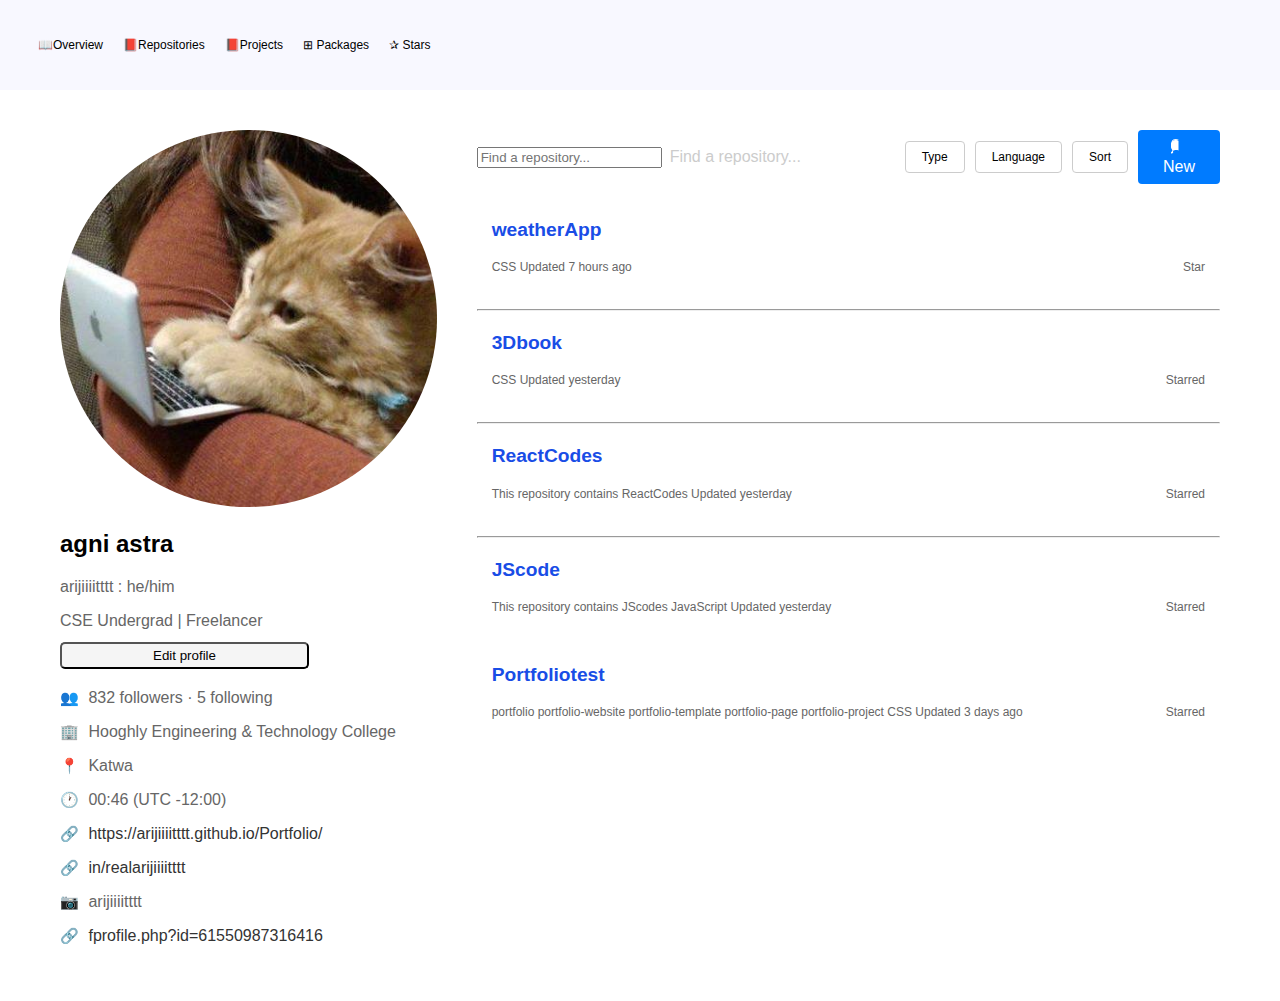
<file: index.html>
<!DOCTYPE html>
<html lang="en">

<head>
    <meta charset="UTF-8">
    <meta name="viewport" content="width=device-width, initial-scale=1.0">
    <title>GitHub Profile</title>
    <link rel="stylesheet" href="style.css">
</head>

<body>
    <nav class="nav-bar">
        <div class="nav-links">
            <a href="#">📖Overview</a>
            <a href="#">📕Repositories</a>
            <a href="#">📕Projects</a>
            <a href="#">⊞ Packages</a>
            <a href="#">✰ Stars</a>
        </div>
        <div class="nav-links">
            
           <!-- <a href="#">Find a repository...</a> -->
        </div>
    </nav>
    <div class="container01">
        <div class="container">
            <div class="profile">
                <img src="149235252.png" alt="agni astra">
                <h2>agni astra</h2>
                <p>arijiiiitttt : he/him</p>
                <p>CSE Undergrad | Freelancer</p>
                <button class="edit-profile">Edit profile</button>
                <div class="social">
                    <div>
                      <p>
                        <span class="icon">👥</span> 832 followers · 5 following
                      </p>
                      <p>
                        <span class="icon">🏢</span> Hooghly Engineering & Technology College
                      </p>
                      <p>
                        <span class="icon">📍</span> Katwa
                      </p>
                      <p>
                        <span class="icon">🕐</span> 00:46 (UTC -12:00)
                      </p>
                      <p>
                        <a href="https://arijiiiitttt.github.io/Portfolio/">
                          <span class="icon">🔗</span> https://arijiiiitttt.github.io/Portfolio/
                        </a>
                      </p>
                      <p>
                        <a href="in/realarijiiiitttt">
                          <span class="icon">🔗</span> in/realarijiiiitttt
                        </a>
                      </p>
                      <p>
                        <span class="icon">📷</span> arijiiiitttt
                      </p>
                      <p>
                        <a href="fprofile.php?id=61550987316416">
                          <span class="icon">🔗</span> fprofile.php?id=61550987316416
                        </a>
                      </p>
                    </div>
                </div>
            </div>
            <div class="repositories">
                <div class="search">
                    <input class="seach item" type="search" placeholder="Find a repository...
                        <div class="search-container">
                            <input type="text" class="search-input" placeholder="Find a repository...">
                            <div class="filter-container">
                              <div class="filter-option filter-dropdown">
                                Type <span class="filter-dropdown-content">
                                  <a href="#">All</a>
                                  <a href="#">Public</a>
                                  <a href="#">Private</a>
                                </span>
                              </div>
                              <div class="filter-option filter-dropdown">
                                Language <span class="filter-dropdown-content">
                                  <a href="#">All</a>
                                  <a href="#">JavaScript</a>
                                  <a href="#">Python</a>
                                </span>
                              </div>
                              <div class="filter-option filter-dropdown">
                                Sort <span class="filter-dropdown-content">
                                  <a href="#">Relevance</a>
                                  <a href="#">Stars</a>
                                  <a href="#">Updated</a>
                                </span>
                              </div>
                            </div>
                            <button class="search-button">
                              <svg xmlns="http://www.w3.org/2000/svg" width="16" height="16" fill="currentColor" class="bi bi-book" viewBox="0 0 16 16">
                                <path d="M1 2.828c.885-.37 2.154-.769 3.388-.893 1.33-.134 2.458.063 3.112.752v9.746c-.935-.53-2.12-.603-3.213-.493-1.18.12-2.37.68-2.873 1.382v-8.99l-2.247 2.247-.614-.614L2.054 13.18A.5.5 0 0 0 2 13.5V3a.5.5 0 0 0-.5-.5z"/>
                                <path d="M8 1.783C7.015.936 5.587.81 4.287.94c-1.514.153-2.625.916-3.208 1.772v.675C.61 3.178 0 4.958 0 7.225c0 2.267.61 4.047 1.605 5.494l-2.047 2.047A.5.5 0 0 0 2 13.5v-11a.5.5 0 0 0-.5-.5z"/>
                              </svg>
                              New
                            </button>
                    </div
                        
                    <hr>
                <div class="repo">
                    <h3>weatherApp</h3>
                    <div class="info">
                        <div>
                            <span>CSS</span>
                            <span>Updated 7 hours ago</span>
                        </div>
                        <div class="star">
                            <i class="fa fa-star"></i>
                            <span>Star</span>
                        </div>
                    </div>
                </div>
                    <hr>
                <div class="repo">
                    <h3>3Dbook</h3>
                    <div class="info">
                        <div>
                            <span>CSS</span>
                            <span>Updated yesterday</span>
                        </div>
                        <div class="star">
                            <i class="fa fa-star"></i>
                            <span>Starred</span>
                        </div>
                    </div>
                </div>
                    <hr>
                <div class="repo">
                    <h3>ReactCodes</h3>
                    <div class="info">
                        <div>
                            <span>This repository contains ReactCodes</span>
                            <span>Updated yesterday</span>
                        </div>
                        <div class="star">
                            <i class="fa fa-star"></i>
                            <span>Starred</span>
                        </div>
                    </div>
                </div>
                    <hr>
                <div class="repo">
                    <h3>JScode</h3>
                    <div class="info">
                        <div>
                            <span>This repository contains JScodes</span>
                            <span>JavaScript</span>
                            <span>Updated yesterday</span>
                        </div>
                        <div class="star">
                            <i class="fa fa-star"></i>
                            <span>Starred</span>
                        </div>
                    </div>
                </div>
                <div class="repo">
                    <h3>Portfoliotest</h3>
                    <div class="info">
                        <div>
                            <span>portfolio</span>
                            <span>portfolio-website</span>
                            <span>portfolio-template</span>
                            <span>portfolio-page</span>
                            <span>portfolio-project</span>
                            <span>CSS</span>
                            <span>Updated 3 days ago</span>
                        </div>
                        <div class="star">
                            <i class="fa fa-star"></i>
                            <span>Starred</span>
                        </div>
                    </div>
                </div>
            </div>
        </div <div>
</div>
    </div>
    </div>
</body>

</html>
</file>
<file: style.css>
html {
  height: 100%;
  width: 100%;
}
    body {
        font-family: sans-serif;
        margin: 0;
        padding: 0;
        font-size: 12px;
        background-color: #f5f5f5;
    }
    .nav-bar {
        background-color:ghostwhite;
        color: black;
        padding: 38px;
        display: flex;
        justify-content: space-between;
        align-items: center;
    }

    .nav-bar .nav-links {
        display: flex;
        justify-content: space-between;
        align-items: center;
    }

    .nav-bar .nav-links a {
        color: #000000;
        text-decoration: none;
        margin-right: 20px;
    }

    .nav-bar .nav-links a:hover {
        color: #ccc;
    }
    .container {
        display: flex;
        margin: 20px auto;
        width: auto;
        max-width: 1200px;
        padding: -1px;
        background-color: #fff;
       /* border-radius: 5px;
        box-shadow: 0 2px 5px rgba(0, 0, 0, 0.1);*/
    }

    .profile {
        width: 38%;
        padding: 20px;
       
    }

    .profile img {
        width: 100%;
        border-radius: 50%;
    }

    .profile h2 {
        margin-top: 20px;
        font-size: 1.5rem;
    }

    .profile p {
        font-size: 1rem;
        color: #666;
    }

    .profile .social {
        margin-top: 20px;
    }

    .profile .social a {
        display: inline-block;
        margin-right: -12px;
        padding: -4px 12px;
        border-radius: 5px;
        text-decoration: none;
        color: #333;
    }

    .repositories {
        width: 75%;
        padding: 20px;
    }

    .repositories h2 {
        font-size: 1.5rem;
    }

    .repositories .repo {
        margin-bottom: 20px;
        padding: 15px;
      
       
       
    }

    .repo h3 {
        margin-top: 0;
        font-size: 1.2rem;
      color: #194de6;
    }

    .repo .info {
        display: flex;
        justify-content: space-between;
        margin-top: 10px;
        color: #666;
    }

    .repo .info .star {
        display: flex;
        align-items: center;
    }

    .repo .info .star i {
        font-size: 1.2rem;
        margin-right: 5px;
    }
.edit-profile{
  background-color: #f5f5f5;
  color: #030303;
  padding: 4px 91px;
  border-radius: 5px;
  text-decoration: none;
  margin-top: -4px;
}
.container01{
  display: flex;
  justify-content: center;
  align-items: center;
  width: auto;
  background-color: #fff;
}
.search{
    display: flex;
      align-items: center;
      margin-bottom: 20px;
}


.icon {
    font-size: 15px;
    margin-right: 5px;
  }
.a{
    font-size: 12px;
padding: 3px ;
    colour: black;
}
.search-container {
    display: flex;;
  align-items: center;
    background-color: #fff;
    border-radius: 4px;
    padding: 10px;
    margin-bottom: 20px;
    box-shadow: 0 2px 4px rgba(0, 0, 0, 0.1);
  }

  .search-input {
    flex: 1;
    border: none;
    font-size: 16px;
    padding: 8px;
    border-radius: 4px;
    margin-right: 10px;
  }

  .search-input::placeholder {
    color: #ccc;
  }

  .search-button {
    background-color: #007bff;
    color: #fff;
    border: none;
    font-size: 16px;
    padding: 8px 16px;
    border-radius: 4px;
    cursor: pointer;
    transition: background-color 0.3s ease;
  }

  .search-button:hover {
    background-color: #0056b3;
  }

  .filter-container {
    display: flex;
    align-items: center;
    margin-left: 10px;
  }

  .filter-option {
    background-color: #fff;
    border: 1px solid #ccc;
    border-radius: 4px;
    padding: 8px 16px;
    margin-right: 10px;
    cursor: pointer;
    transition: background-color 0.3s ease;
  }

  .filter-option:hover {
    background-color: #f0f0f0;
  }

  .filter-dropdown {
    position: relative;
  }

  .filter-dropdown-content {
    display: none;
    position: absolute;
    background-color: #fff;
    box-shadow: 0 2px 4px rgba(0, 0, 0, 0.1);
    border: 1px solid #ccc;
    border-radius: 4px;
    z-index: 1;
    width: 100%;
  }

  .filter-dropdown-content a {
    display: block;
    padding: 8px 16px;
    text-decoration: none;
    color: #333;
  }

  .filter-dropdown-content a:hover {
    background-color: #f0f0f0;
  }

  .filter-dropdown:hover .filter-dropdown-content {
    display: block;
  }
</file>
